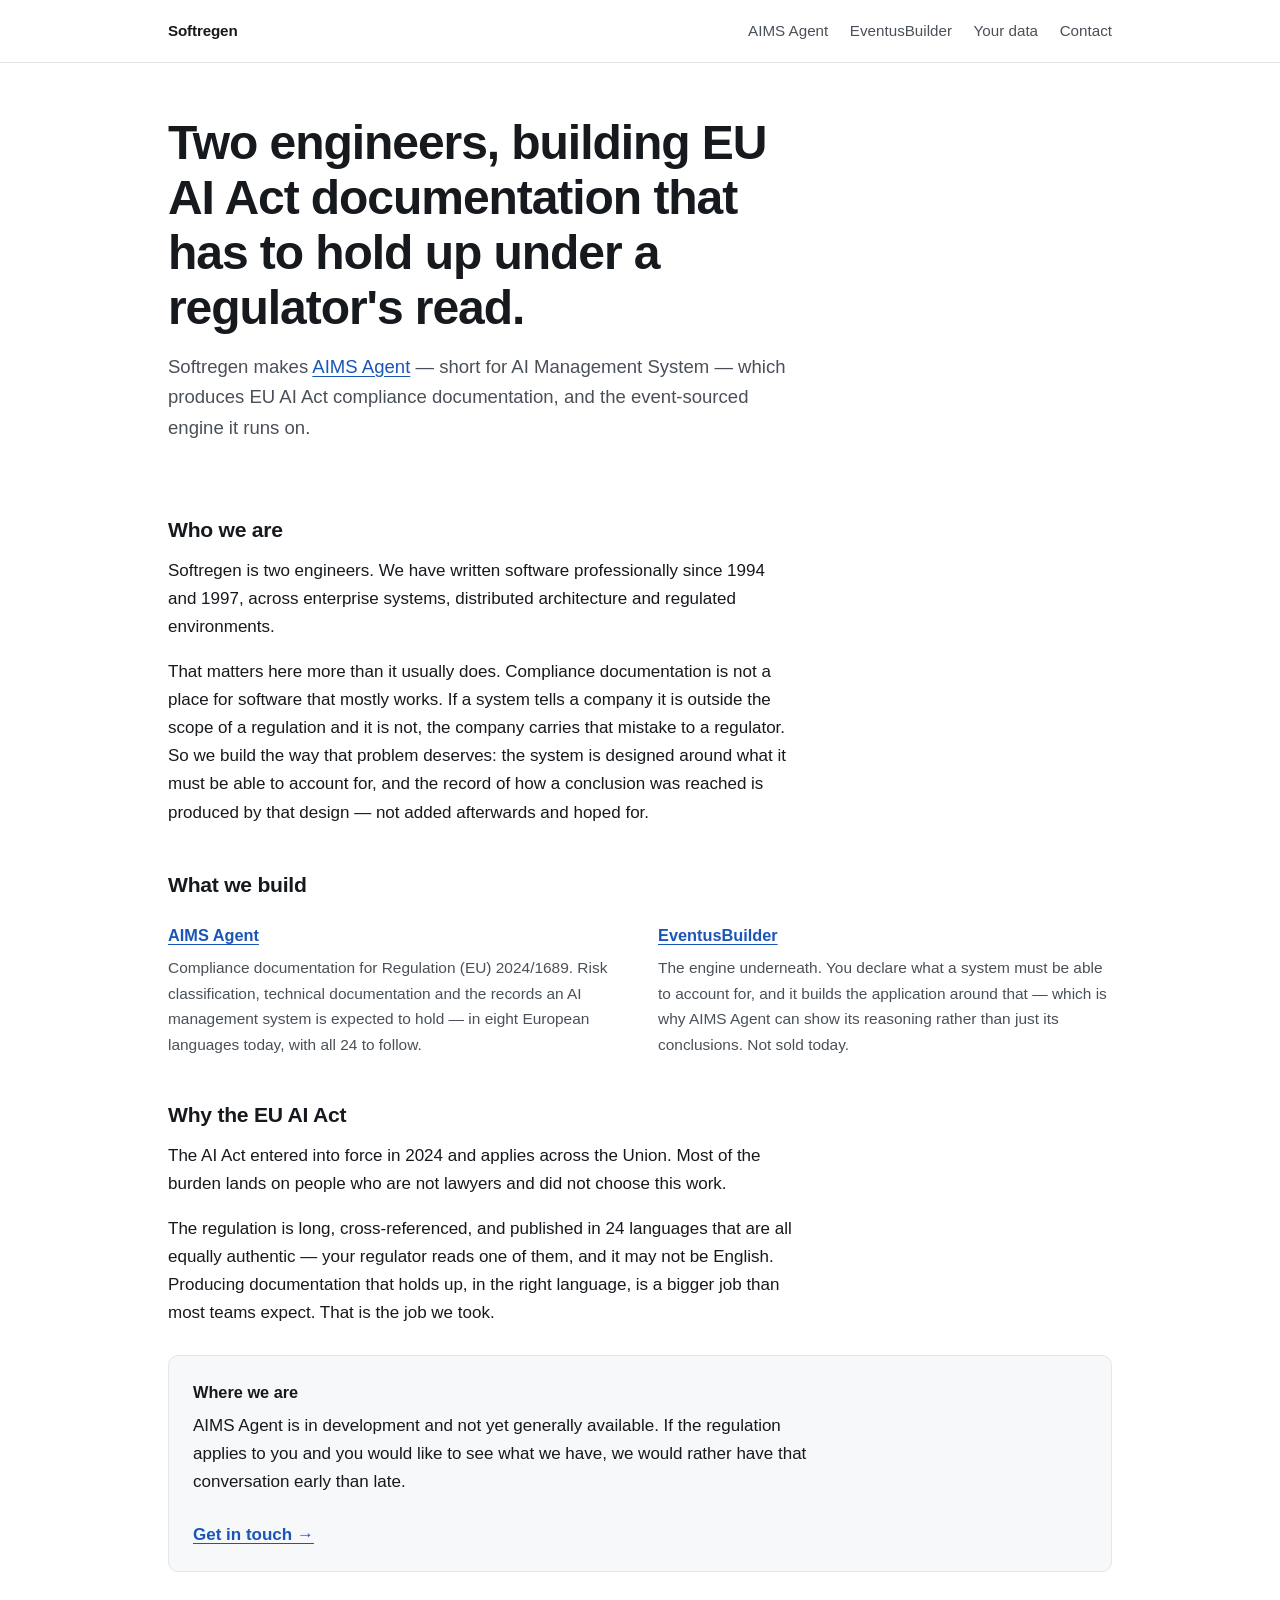
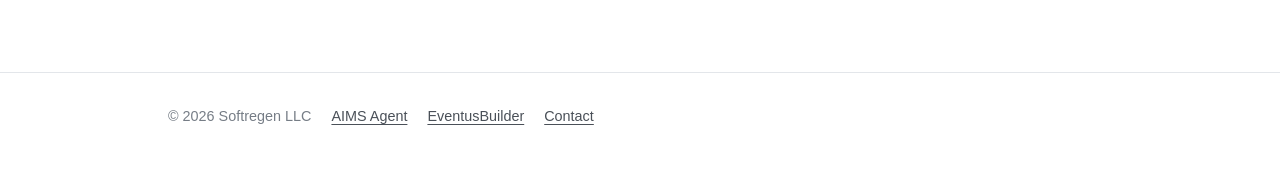
<file: index.html>
<!doctype html>
<html lang="en">
<head>
<meta charset="utf-8">
<meta name="viewport" content="width=device-width, initial-scale=1">
<title>Softregen — compliance software for the EU AI Act</title>
<meta name="description" content="Softregen builds AIMS Agent, a compliance documentation platform for Regulation (EU) 2024/1689, and the event-sourced engine underneath it.">
<link rel="stylesheet" href="/style.css">
</head>
<body>

<header class="site">
  <div class="wrap">
    <a class="brand" href="/">Softregen</a>
    <nav>
      <a href="/aims/">AIMS Agent</a>
      <a href="/eventus/">EventusBuilder</a>
      <a href="/data/">Your data</a>
      <a href="/contact/">Contact</a>
    </nav>
  </div>
</header>

<main>
  <div class="wrap">

    <section class="hero">
      <h1>Two engineers, building EU AI Act documentation that has to hold up under a regulator's read.</h1>
      <p class="lede">
        Softregen makes <a href="/aims/">AIMS Agent</a> — short for AI Management System — which
        produces EU AI Act compliance documentation, and the event-sourced engine it runs on.
      </p>
    </section>

    <h2>Who we are</h2>

    <p>
      Softregen is two engineers. We have written software professionally since 1994 and 1997,
      across enterprise systems, distributed architecture and regulated environments.
    </p>

    <p>
      That matters here more than it usually does. Compliance documentation is not a place for software
      that mostly works. If a system tells a company it is outside the scope of a regulation and it is
      not, the company carries that mistake to a regulator. So we build the way that problem deserves:
      the system is designed around what it must be able to account for, and the record of how a
      conclusion was reached is produced by that design — not added afterwards and hoped for.
    </p>

    <h2>What we build</h2>

    <div class="grid">
      <div>
        <h3><a href="/aims/">AIMS Agent</a></h3>
        <p>
          Compliance documentation for Regulation (EU) 2024/1689. Risk classification, technical
          documentation and the records an AI management system is expected to hold — in eight
          European languages today, with all 24 to follow.
        </p>
      </div>
      <div>
        <h3><a href="/eventus/">EventusBuilder</a></h3>
        <p>
          The engine underneath. You declare what a system must be able to account for, and it builds
          the application around that — which is why AIMS Agent can show its reasoning rather than
          just its conclusions. Not sold today.
        </p>
      </div>
    </div>

    <h2>Why the EU AI Act</h2>

    <p>
      The AI Act entered into force in 2024 and applies across the Union. Most of the burden lands on
      people who are not lawyers and did not choose this work.
    </p>

    <p>
      The regulation is long, cross-referenced, and published in 24 languages that are all equally
      authentic — your regulator reads one of them, and it may not be English. Producing documentation
      that holds up, in the right language, is a bigger job than most teams expect. That is the job we
      took.
    </p>

    <div class="panel">
      <h3>Where we are</h3>
      <p>
        AIMS Agent is in development and not yet generally available. If the regulation applies to you
        and you would like to see what we have, we would rather have that conversation early than
        late.
      </p>
      <p><a class="cta" href="/contact/">Get in touch →</a></p>
    </div>

  </div>
</main>

<footer class="site">
  <div class="wrap">
    <span>© 2026 Softregen LLC</span>
    <a href="/aims/">AIMS Agent</a>
    <a href="/eventus/">EventusBuilder</a>
    <a href="/contact/">Contact</a>
  </div>
</footer>

</body>
</html>
</file>
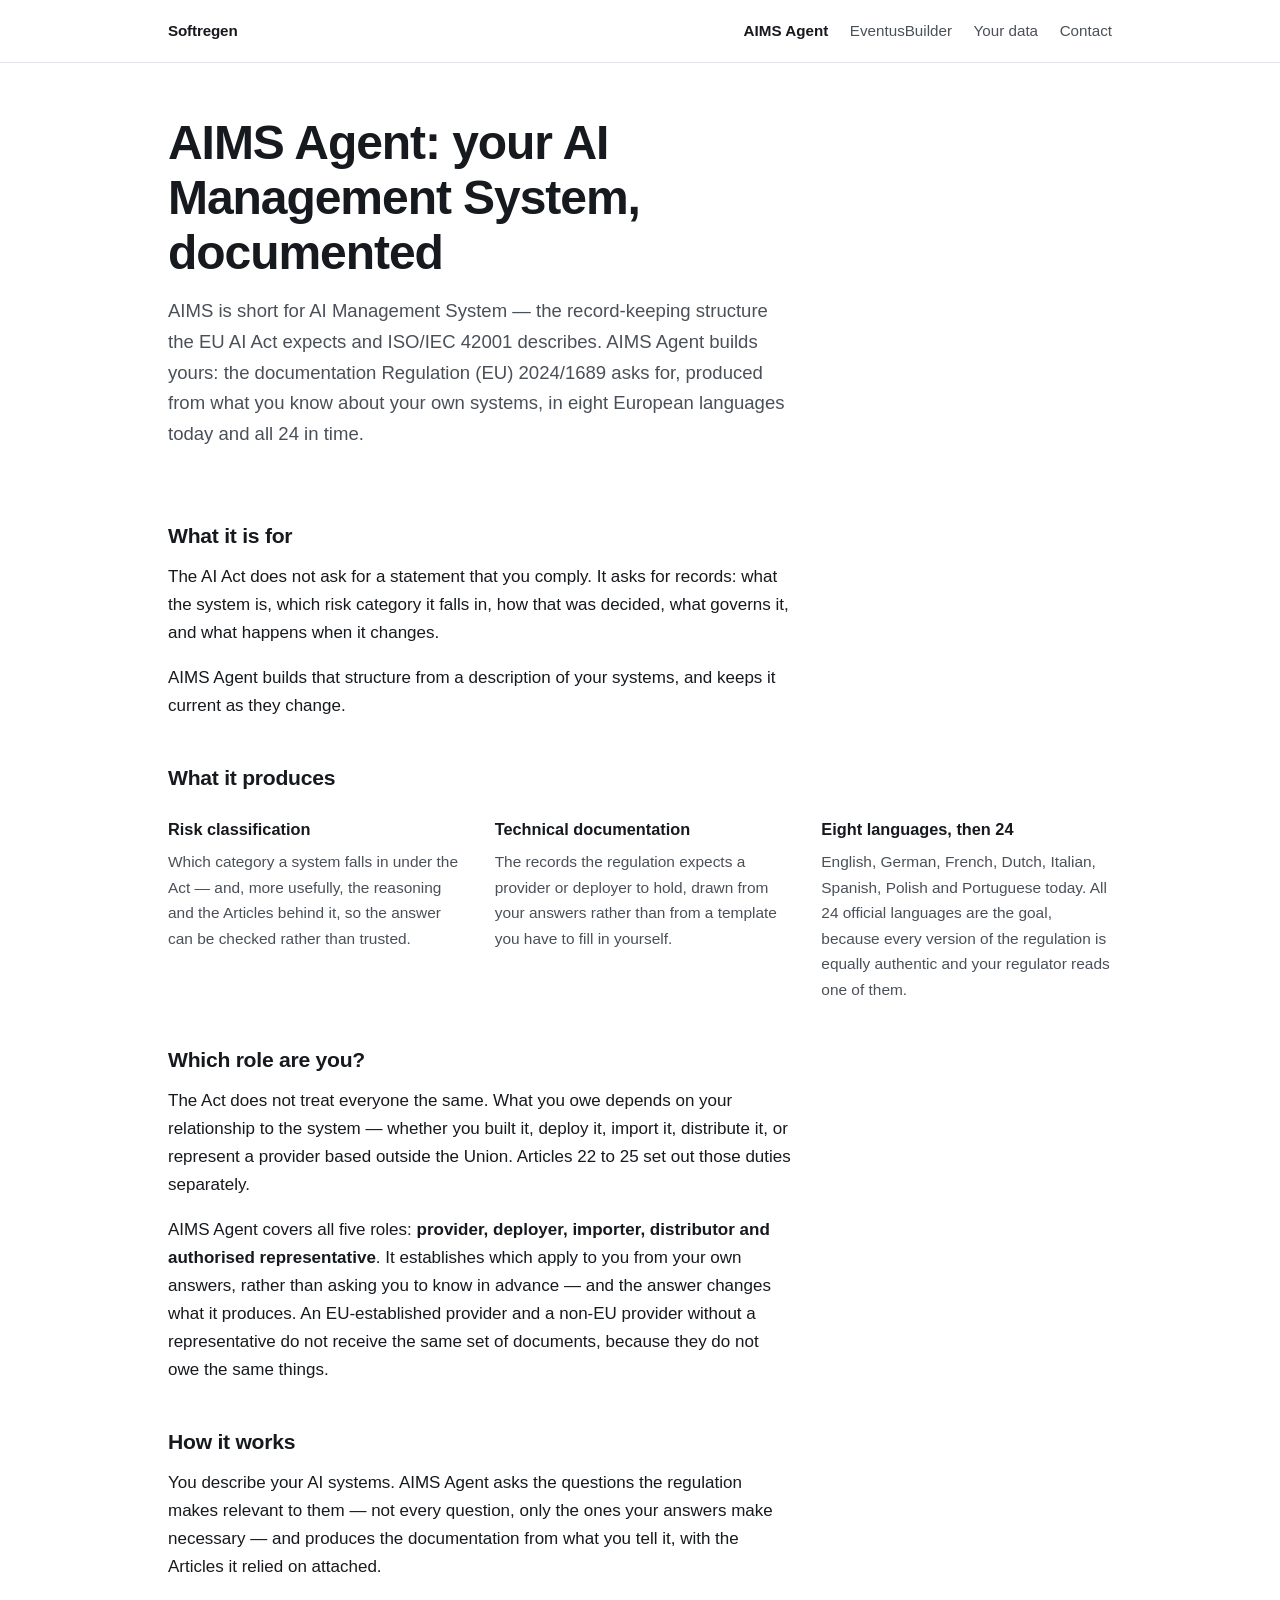
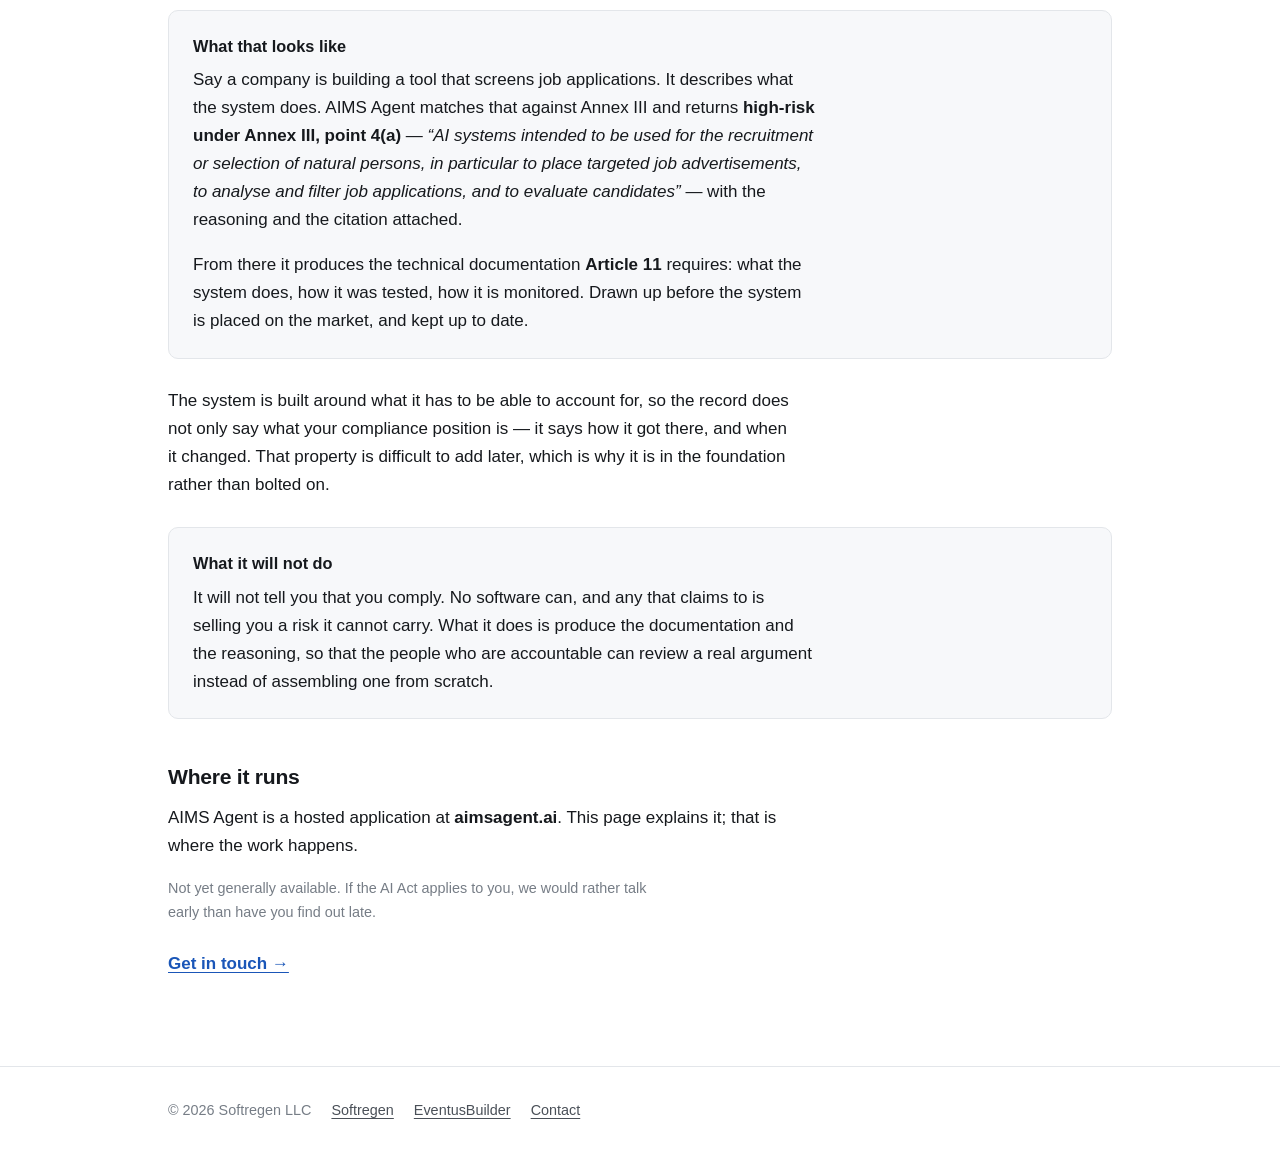
<file: aims/index.html>
<!doctype html>
<html lang="en">
<head>
<meta charset="utf-8">
<meta name="viewport" content="width=device-width, initial-scale=1">
<title>AIMS Agent — AI Management System documentation for the EU AI Act | Softregen</title>
<meta name="description" content="AIMS Agent produces the documentation Regulation (EU) 2024/1689 asks for — risk classification, technical documentation and AI management system records — in eight European languages, with all 24 to follow.">
<link rel="stylesheet" href="/style.css">
</head>
<body>

<header class="site">
  <div class="wrap">
    <a class="brand" href="/">Softregen</a>
    <nav>
      <a href="/aims/" aria-current="page">AIMS Agent</a>
      <a href="/eventus/">EventusBuilder</a>
      <a href="/data/">Your data</a>
      <a href="/contact/">Contact</a>
    </nav>
  </div>
</header>

<main>
  <div class="wrap">

    <section class="hero">
      <h1>AIMS Agent: your AI Management System, documented</h1>
      <p class="lede">
        AIMS is short for AI Management System — the record-keeping structure the EU AI Act expects and
        ISO/IEC 42001 describes. AIMS Agent builds yours: the documentation Regulation (EU) 2024/1689
        asks for, produced from what you know about your own systems, in eight European languages today
        and all 24 in time.
      </p>
    </section>

    <h2>What it is for</h2>

    <p>
      The AI Act does not ask for a statement that you comply. It asks for records: what the system is,
      which risk category it falls in, how that was decided, what governs it, and what happens when it
      changes.
    </p>

    <p>
      AIMS Agent builds that structure from a description of your systems, and keeps it current as they
      change.
    </p>

    <h2>What it produces</h2>

    <div class="grid">
      <div>
        <h3>Risk classification</h3>
        <p>
          Which category a system falls in under the Act — and, more usefully, the reasoning and the
          Articles behind it, so the answer can be checked rather than trusted.
        </p>
      </div>
      <div>
        <h3>Technical documentation</h3>
        <p>
          The records the regulation expects a provider or deployer to hold, drawn from your answers
          rather than from a template you have to fill in yourself.
        </p>
      </div>
      <div>
        <h3>Eight languages, then 24</h3>
        <p>
          English, German, French, Dutch, Italian, Spanish, Polish and Portuguese today. All 24 official
          languages are the goal, because every version of the regulation is equally authentic and your
          regulator reads one of them.
        </p>
      </div>
    </div>

    <h2>Which role are you?</h2>

    <p>
      The Act does not treat everyone the same. What you owe depends on your relationship to the
      system — whether you built it, deploy it, import it, distribute it, or represent a provider
      based outside the Union. Articles 22 to 25 set out those duties separately.
    </p>

    <p>
      AIMS Agent covers all five roles: <strong>provider, deployer, importer, distributor and
      authorised representative</strong>. It establishes which apply to you from your own answers,
      rather than asking you to know in advance — and the answer changes what it produces. An
      EU-established provider and a non-EU provider without a representative do not receive the same
      set of documents, because they do not owe the same things.
    </p>

    <h2>How it works</h2>

    <p>
      You describe your AI systems. AIMS Agent asks the questions the regulation makes relevant to
      them — not every question, only the ones your answers make necessary — and produces the
      documentation from what you tell it, with the Articles it relied on attached.
    </p>

    <div class="panel">
      <h3>What that looks like</h3>
      <p>
        Say a company is building a tool that screens job applications. It describes what the system
        does. AIMS Agent matches that against Annex III and returns <strong>high-risk under Annex III,
        point 4(a)</strong> — <em>“AI systems intended to be used for the recruitment or selection of
        natural persons, in particular to place targeted job advertisements, to analyse and filter job
        applications, and to evaluate candidates”</em> — with the reasoning and the citation attached.
      </p>
      <p>
        From there it produces the technical documentation <strong>Article 11</strong> requires: what
        the system does, how it was tested, how it is monitored. Drawn up before the system is placed
        on the market, and kept up to date.
      </p>
    </div>

    <p>
      The system is built around what it has to be able to account for, so the record does not only say
      what your compliance position is — it says how it got there, and when it changed. That property
      is difficult to add later, which is why it is in the foundation rather than bolted on.
    </p>

    <div class="panel">
      <h3>What it will not do</h3>
      <p>
        It will not tell you that you comply. No software can, and any that claims to is selling you a
        risk it cannot carry. What it does is produce the documentation and the reasoning, so that the
        people who are accountable can review a real argument instead of assembling one from scratch.
      </p>
    </div>

    <h2>Where it runs</h2>

    <p>
      AIMS Agent is a hosted application at <strong>aimsagent.ai</strong>. This page explains it; that
      is where the work happens.
    </p>

    <p class="note">
      Not yet generally available. If the AI Act applies to you, we would rather talk early than have
      you find out late.
    </p>

    <p><a class="cta" href="/contact/">Get in touch →</a></p>

  </div>
</main>

<footer class="site">
  <div class="wrap">
    <span>© 2026 Softregen LLC</span>
    <a href="/">Softregen</a>
    <a href="/eventus/">EventusBuilder</a>
    <a href="/contact/">Contact</a>
  </div>
</footer>

</body>
</html>
</file>
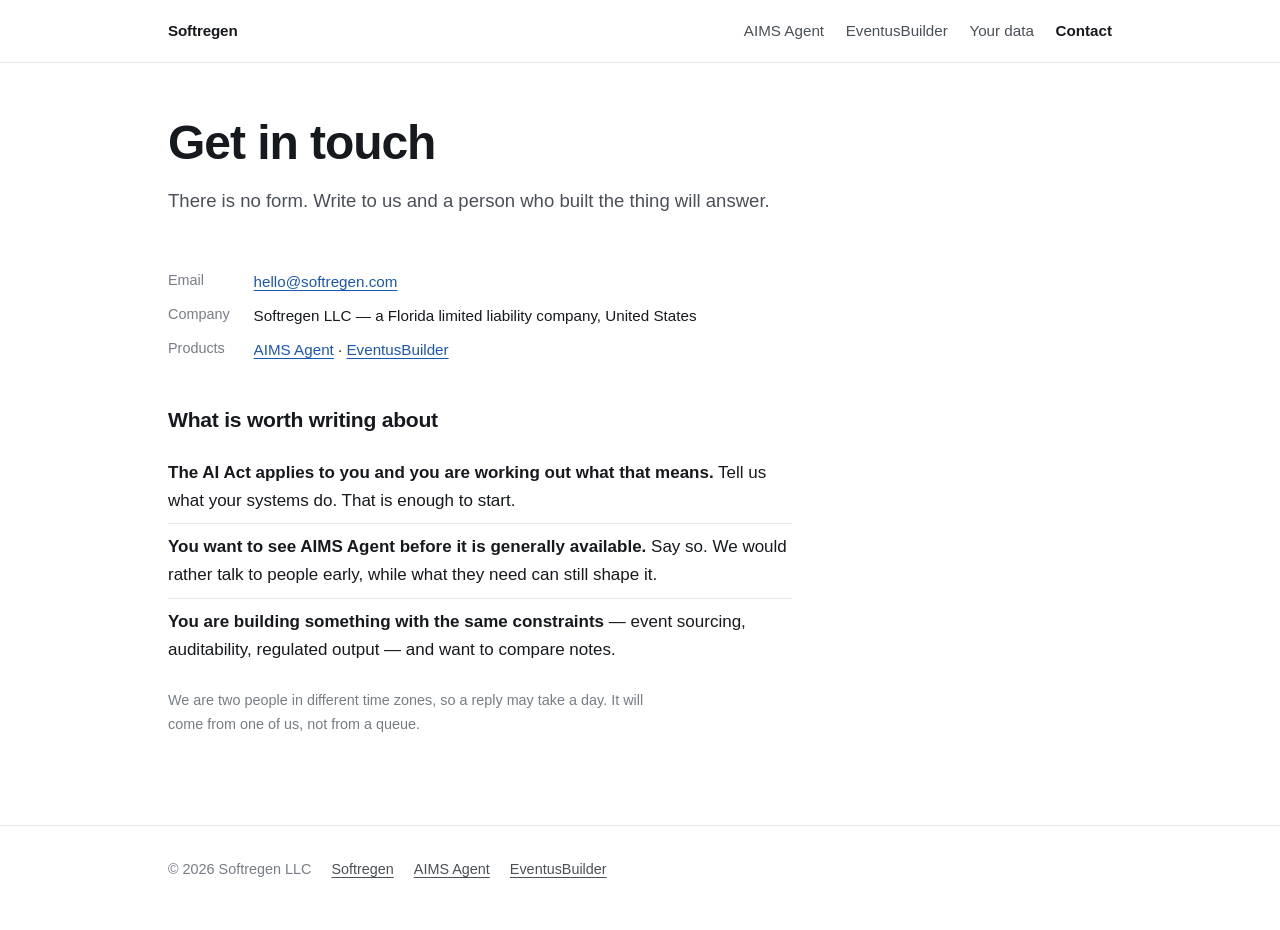
<file: contact/index.html>
<!doctype html>
<html lang="en">
<head>
<meta charset="utf-8">
<meta name="viewport" content="width=device-width, initial-scale=1">
<title>Contact — Softregen</title>
<meta name="description" content="Get in touch with Softregen about AIMS Agent and EU AI Act compliance.">
<link rel="stylesheet" href="/style.css">
</head>
<body>

<header class="site">
  <div class="wrap">
    <a class="brand" href="/">Softregen</a>
    <nav>
      <a href="/aims/">AIMS Agent</a>
      <a href="/eventus/">EventusBuilder</a>
      <a href="/data/">Your data</a>
      <a href="/contact/" aria-current="page">Contact</a>
    </nav>
  </div>
</header>

<main>
  <div class="wrap">

    <section class="hero">
      <h1>Get in touch</h1>
      <p class="lede">
        There is no form. Write to us and a person who built the thing will answer.
      </p>
    </section>

    <dl class="facts">
      <dt>Email</dt>
      <dd><a href="mailto:hello@softregen.com">hello@softregen.com</a></dd>

      <dt>Company</dt>
      <dd>Softregen LLC — a Florida limited liability company, United States</dd>

      <dt>Products</dt>
      <dd><a href="/aims/">AIMS Agent</a> · <a href="/eventus/">EventusBuilder</a></dd>
    </dl>

    <h2>What is worth writing about</h2>

    <ul class="plain">
      <li>
        <strong>The AI Act applies to you and you are working out what that means.</strong>
        Tell us what your systems do. That is enough to start.
      </li>
      <li>
        <strong>You want to see AIMS Agent before it is generally available.</strong>
        Say so. We would rather talk to people early, while what they need can still shape it.
      </li>
      <li>
        <strong>You are building something with the same constraints</strong> — event sourcing,
        auditability, regulated output — and want to compare notes.
      </li>
    </ul>

    <p class="note">
      We are two people in different time zones, so a reply may take a day. It will come from one of
      us, not from a queue.
    </p>

  </div>
</main>

<footer class="site">
  <div class="wrap">
    <span>© 2026 Softregen LLC</span>
    <a href="/">Softregen</a>
    <a href="/aims/">AIMS Agent</a>
    <a href="/eventus/">EventusBuilder</a>
  </div>
</footer>

</body>
</html>
</file>
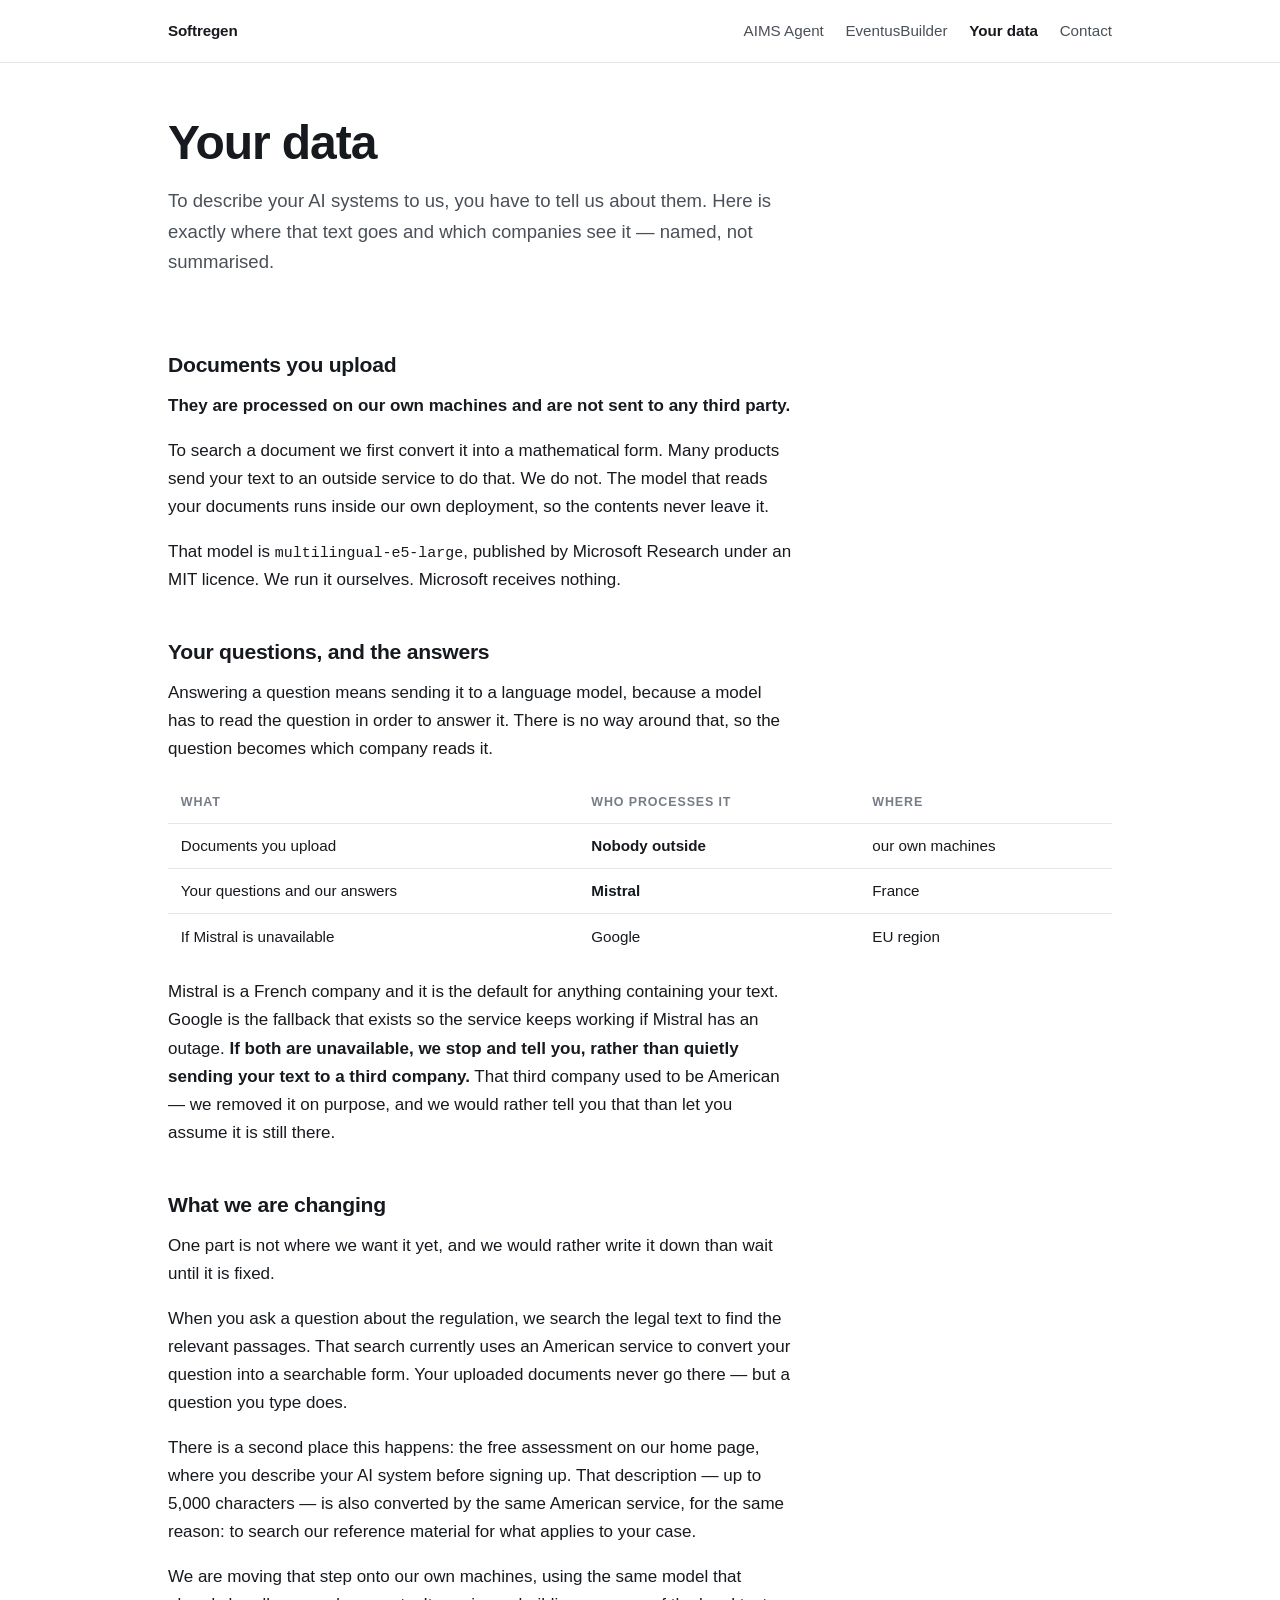
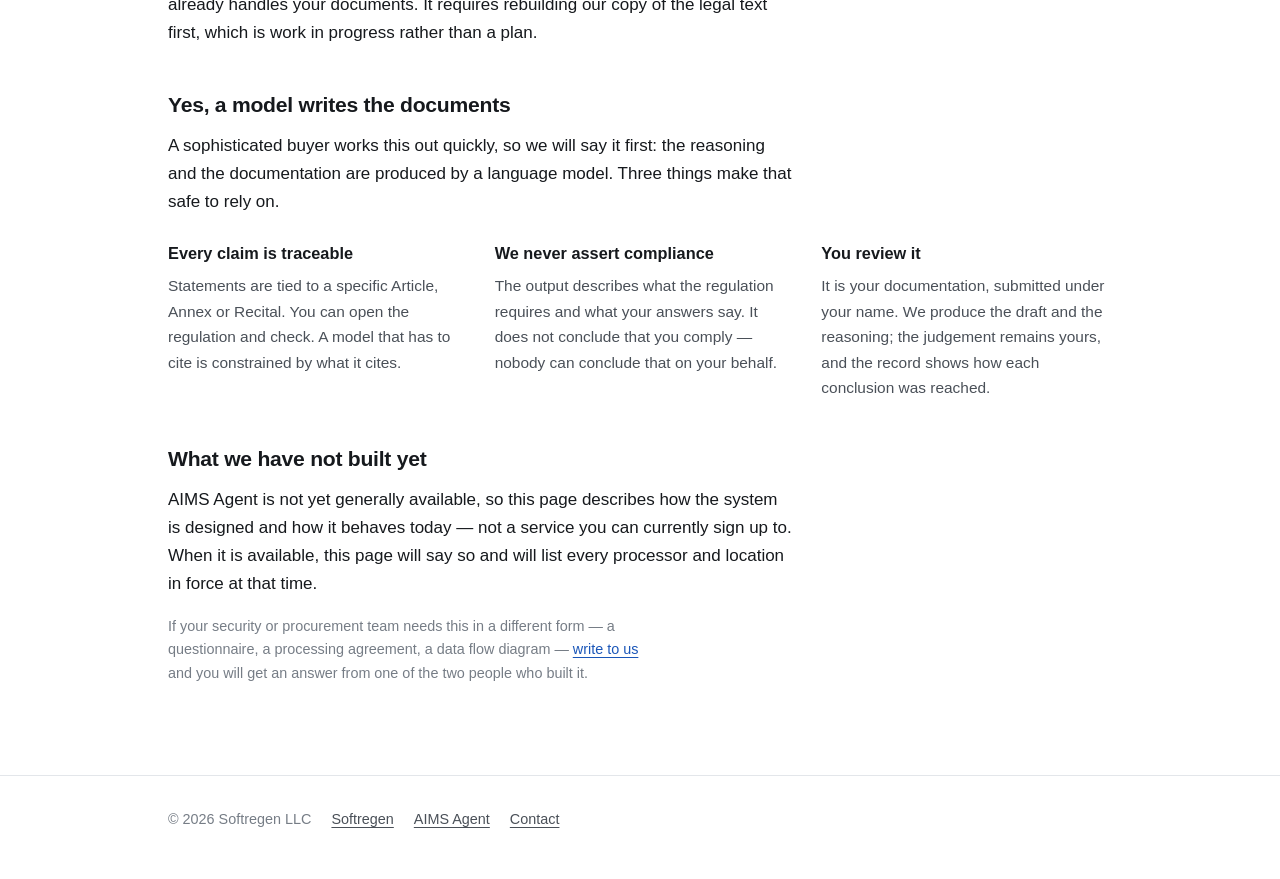
<file: data/index.html>
<!doctype html>
<html lang="en">
<head>
<meta charset="utf-8">
<meta name="viewport" content="width=device-width, initial-scale=1">
<title>Your data — where it goes and who sees it | Softregen</title>
<meta name="description" content="Which company processes your text, what each one sees, and what we are changing. Named, not summarised.">
<link rel="stylesheet" href="/style.css">
</head>
<body>

<header class="site">
  <div class="wrap">
    <a class="brand" href="/">Softregen</a>
    <nav>
      <a href="/aims/">AIMS Agent</a>
      <a href="/eventus/">EventusBuilder</a>
      <a href="/data/" aria-current="page">Your data</a>
      <a href="/contact/">Contact</a>
    </nav>
  </div>
</header>

<main>
  <div class="wrap">

    <section class="hero">
      <h1>Your data</h1>
      <p class="lede">
        To describe your AI systems to us, you have to tell us about them. Here is exactly where that
        text goes and which companies see it — named, not summarised.
      </p>
    </section>

    <h2>Documents you upload</h2>

    <p>
      <strong>They are processed on our own machines and are not sent to any third party.</strong>
    </p>

    <p>
      To search a document we first convert it into a mathematical form. Many products send your text
      to an outside service to do that. We do not. The model that reads your documents runs inside our
      own deployment, so the contents never leave it.
    </p>

    <p>
      That model is <code>multilingual-e5-large</code>, published by Microsoft Research under an MIT
      licence. We run it ourselves. Microsoft receives nothing.
    </p>

    <h2>Your questions, and the answers</h2>

    <p>
      Answering a question means sending it to a language model, because a model has to read the
      question in order to answer it. There is no way around that, so the question becomes which
      company reads it.
    </p>

    <div class="scroll">
    <table>
      <tr><th>What</th><th>Who processes it</th><th>Where</th></tr>
      <tr><td>Documents you upload</td><td><strong>Nobody outside</strong></td><td>our own machines</td></tr>
      <tr><td>Your questions and our answers</td><td><strong>Mistral</strong></td><td>France</td></tr>
      <tr><td>If Mistral is unavailable</td><td>Google</td><td>EU region</td></tr>
    </table>
    </div>

    <p>
      Mistral is a French company and it is the default for anything containing your text. Google is
      the fallback that exists so the service keeps working if Mistral has an outage.
      <strong>If both are unavailable, we stop and tell you, rather than quietly sending your text to
      a third company.</strong> That third company used to be American — we removed it on purpose,
      and we would rather tell you that than let you assume it is still there.
    </p>

    <h2>What we are changing</h2>

    <p>
      One part is not where we want it yet, and we would rather write it down than wait until it is
      fixed.
    </p>

    <p>
      When you ask a question about the regulation, we search the legal text to find the relevant
      passages. That search currently uses an American service to convert your question into a
      searchable form. Your uploaded documents never go there — but a question you type does.
    </p>

    <p>
      There is a second place this happens: the free assessment on our home page, where you describe
      your AI system before signing up. That description — up to 5,000 characters — is also converted
      by the same American service, for the same reason: to search our reference material for what
      applies to your case.
    </p>

    <p>
      We are moving that step onto our own machines, using the same model that already handles your
      documents. It requires rebuilding our copy of the legal text first, which is work in progress
      rather than a plan.
    </p>

    <h2>Yes, a model writes the documents</h2>

    <p>
      A sophisticated buyer works this out quickly, so we will say it first: the reasoning and the
      documentation are produced by a language model. Three things make that safe to rely on.
    </p>

    <div class="grid">
      <div>
        <h3>Every claim is traceable</h3>
        <p>
          Statements are tied to a specific Article, Annex or Recital. You can open the regulation and
          check. A model that has to cite is constrained by what it cites.
        </p>
      </div>
      <div>
        <h3>We never assert compliance</h3>
        <p>
          The output describes what the regulation requires and what your answers say. It does not
          conclude that you comply — nobody can conclude that on your behalf.
        </p>
      </div>
      <div>
        <h3>You review it</h3>
        <p>
          It is your documentation, submitted under your name. We produce the draft and the reasoning;
          the judgement remains yours, and the record shows how each conclusion was reached.
        </p>
      </div>
    </div>

    <h2>What we have not built yet</h2>

    <p>
      AIMS Agent is not yet generally available, so this page describes how the system is designed and
      how it behaves today — not a service you can currently sign up to. When it is available, this
      page will say so and will list every processor and location in force at that time.
    </p>

    <p class="note">
      If your security or procurement team needs this in a different form — a questionnaire, a
      processing agreement, a data flow diagram — <a href="/contact/">write to us</a> and you will get
      an answer from one of the two people who built it.
    </p>

  </div>
</main>

<footer class="site">
  <div class="wrap">
    <span>© 2026 Softregen LLC</span>
    <a href="/">Softregen</a>
    <a href="/aims/">AIMS Agent</a>
    <a href="/contact/">Contact</a>
  </div>
</footer>

</body>
</html>
</file>
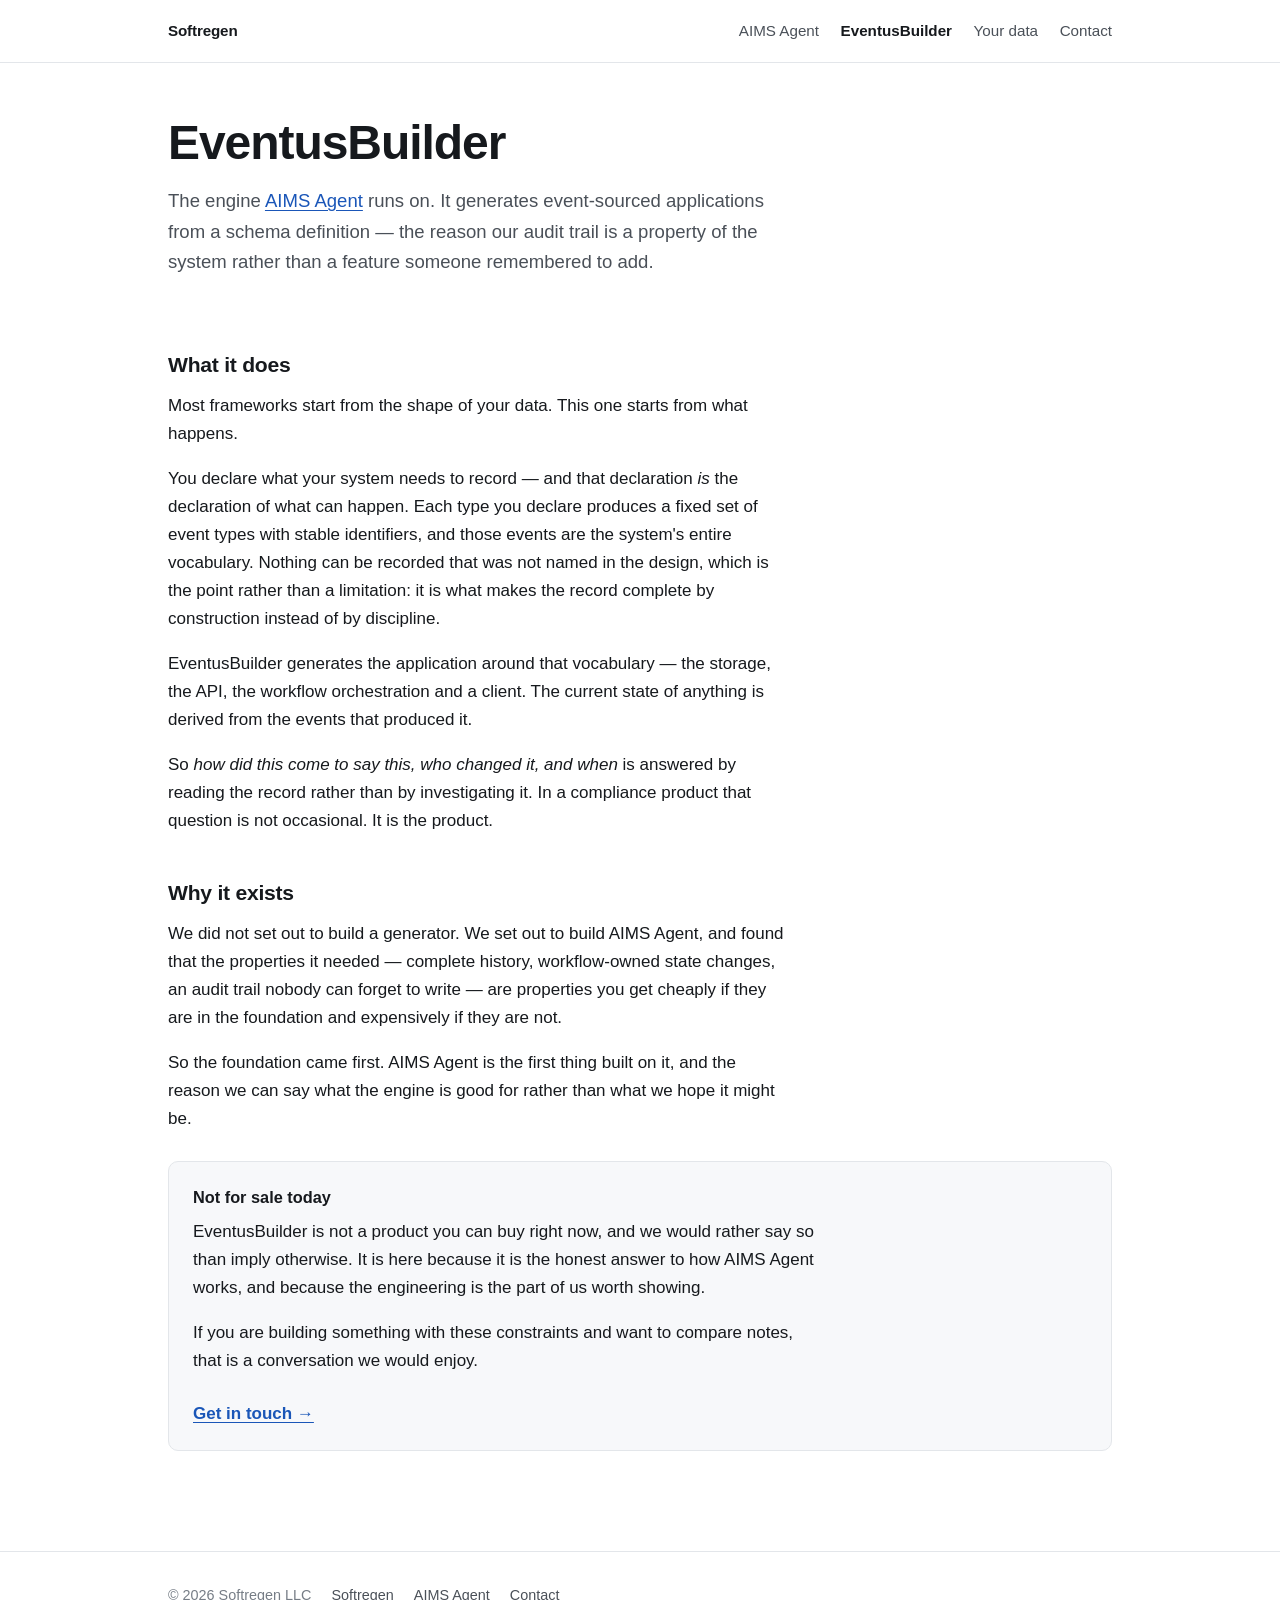
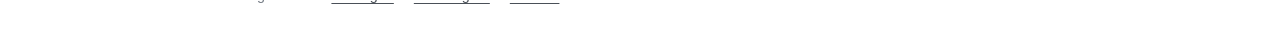
<file: eventus/index.html>
<!doctype html>
<html lang="en">
<head>
<meta charset="utf-8">
<meta name="viewport" content="width=device-width, initial-scale=1">
<title>EventusBuilder — the engine underneath | Softregen</title>
<meta name="description" content="EventusBuilder generates event-sourced applications from a schema definition. It is the engine AIMS Agent runs on. Not sold today.">
<link rel="stylesheet" href="/style.css">
</head>
<body>

<header class="site">
  <div class="wrap">
    <a class="brand" href="/">Softregen</a>
    <nav>
      <a href="/aims/">AIMS Agent</a>
      <a href="/eventus/" aria-current="page">EventusBuilder</a>
      <a href="/data/">Your data</a>
      <a href="/contact/">Contact</a>
    </nav>
  </div>
</header>

<main>
  <div class="wrap">

    <section class="hero">
      <h1>EventusBuilder</h1>
      <p class="lede">
        The engine <a href="/aims/">AIMS Agent</a> runs on. It generates event-sourced applications
        from a schema definition — the reason our audit trail is a property of the system rather than a
        feature someone remembered to add.
      </p>
    </section>

    <h2>What it does</h2>

    <p>
      Most frameworks start from the shape of your data. This one starts from what happens.
    </p>

    <p>
      You declare what your system needs to record — and that declaration <em>is</em> the declaration of
      what can happen. Each type you declare produces a fixed set of event types with stable
      identifiers, and those events are the system's entire vocabulary. Nothing can be recorded that
      was not named in the design, which is the point rather than a limitation: it is what makes the
      record complete by construction instead of by discipline.
    </p>

    <p>
      EventusBuilder generates the application around that vocabulary — the storage, the API, the
      workflow orchestration and a client. The current state of anything is derived from the events
      that produced it.
    </p>

    <p>
      So <em>how did this come to say this, who changed it, and when</em> is answered by reading the
      record rather than by investigating it. In a compliance product that question is not occasional.
      It is the product.
    </p>

    <h2>Why it exists</h2>

    <p>
      We did not set out to build a generator. We set out to build AIMS Agent, and found that the
      properties it needed — complete history, workflow-owned state changes, an audit trail nobody can
      forget to write — are properties you get cheaply if they are in the foundation and expensively if
      they are not.
    </p>

    <p>
      So the foundation came first. AIMS Agent is the first thing built on it, and the reason we can
      say what the engine is good for rather than what we hope it might be.
    </p>

    <div class="panel">
      <h3>Not for sale today</h3>
      <p>
        EventusBuilder is not a product you can buy right now, and we would rather say so than imply
        otherwise. It is here because it is the honest answer to how AIMS Agent works, and because the
        engineering is the part of us worth showing.
      </p>
      <p>
        If you are building something with these constraints and want to compare notes, that is a
        conversation we would enjoy.
      </p>
      <p><a class="cta" href="/contact/">Get in touch →</a></p>
    </div>

  </div>
</main>

<footer class="site">
  <div class="wrap">
    <span>© 2026 Softregen LLC</span>
    <a href="/">Softregen</a>
    <a href="/aims/">AIMS Agent</a>
    <a href="/contact/">Contact</a>
  </div>
</footer>

</body>
</html>
</file>
<file: style.css>
/* Softregen — one stylesheet, no build step, no external requests. */

:root {
  --ink:        #16191d;
  --ink-soft:   #4a5058;
  --ink-faint:  #767d86;
  --rule:       #e3e6ea;
  --bg:         #ffffff;
  --bg-soft:    #f7f8fa;
  --accent:     #1a56b8;
  --accent-ink: #0f3d88;
  --max:        62rem;
}

@media (prefers-color-scheme: dark) {
  :root {
    --ink:        #e8eaed;
    --ink-soft:   #b3b9c2;
    --ink-faint:  #868d97;
    --rule:       #2b3037;
    --bg:         #14171a;
    --bg-soft:    #1b1f23;
    --accent:     #6ba3f5;
    --accent-ink: #9dc3ff;
  }
}

*, *::before, *::after { box-sizing: border-box; }

html { -webkit-text-size-adjust: 100%; }

body {
  margin: 0;
  background: var(--bg);
  color: var(--ink);
  font: 400 17px/1.65 -apple-system, BlinkMacSystemFont, "Segoe UI", Roboto,
        "Helvetica Neue", Arial, sans-serif;
  font-feature-settings: "kern" 1;
}

.wrap { max-width: var(--max); margin: 0 auto; padding: 0 1.5rem; }

/* ---- header ---- */

header.site {
  border-bottom: 1px solid var(--rule);
  padding: 1.15rem 0;
  font-size: 0.95rem;
}
header.site .wrap { display: flex; align-items: baseline; gap: 1.5rem; flex-wrap: wrap; }
header.site a { text-decoration: none; color: var(--ink-soft); }
header.site a:hover { color: var(--accent); }
header.site .brand { font-weight: 650; color: var(--ink); letter-spacing: -0.01em; margin-right: auto; }
header.site nav { display: flex; gap: 1.35rem; flex-wrap: wrap; }
header.site nav a[aria-current="page"] { color: var(--ink); font-weight: 600; }

/* ---- type ---- */

h1 {
  font-size: clamp(1.9rem, 1.3rem + 2.4vw, 3rem);
  line-height: 1.15;
  letter-spacing: -0.022em;
  font-weight: 680;
  margin: 0 0 1rem;
  max-width: 24ch;
}
h2 {
  font-size: 1.32rem;
  line-height: 1.3;
  letter-spacing: -0.012em;
  font-weight: 650;
  margin: 2.75rem 0 0.85rem;
}
h3 { font-size: 1.02rem; font-weight: 650; margin: 1.75rem 0 0.4rem; }

p { margin: 0 0 1.05rem; max-width: 66ch; }
.lede { font-size: 1.16rem; color: var(--ink-soft); max-width: 60ch; }

a { color: var(--accent); text-underline-offset: 0.18em; }
a:hover { color: var(--accent-ink); }

strong { font-weight: 640; }
code { font-family: ui-monospace, SFMono-Regular, Menlo, Consolas, monospace; font-size: 0.88em; }

/* ---- layout pieces ---- */

main { padding: 3.25rem 0 4.5rem; }

.hero { padding-bottom: 0.75rem; }

.grid {
  display: grid;
  grid-template-columns: repeat(auto-fit, minmax(15.5rem, 1fr));
  gap: 1.5rem 2.25rem;
  margin: 1.5rem 0 0;
}
.grid h3 { margin-top: 0; }
.grid p { font-size: 0.965rem; color: var(--ink-soft); margin-bottom: 0; }

.panel {
  background: var(--bg-soft);
  border: 1px solid var(--rule);
  border-radius: 10px;
  padding: 1.4rem 1.5rem;
  margin: 1.75rem 0;
}
.panel > :last-child { margin-bottom: 0; }
.panel h3 { margin-top: 0; }

ul.plain { list-style: none; padding: 0; margin: 1rem 0; max-width: 66ch; }
ul.plain li { padding: 0.55rem 0; border-top: 1px solid var(--rule); }
ul.plain li:first-child { border-top: none; }

dl.facts { margin: 1.5rem 0; display: grid; grid-template-columns: auto 1fr; gap: 0.55rem 1.5rem; max-width: 46rem; }
dl.facts dt { color: var(--ink-faint); font-size: 0.9rem; white-space: nowrap; }
dl.facts dd { margin: 0; font-size: 0.95rem; }

.cta { display: inline-block; margin-top: 0.5rem; font-weight: 600; }

.note { font-size: 0.9rem; color: var(--ink-faint); max-width: 60ch; }

/* ---- footer ---- */

footer.site {
  border-top: 1px solid var(--rule);
  padding: 2rem 0 3rem;
  font-size: 0.9rem;
  color: var(--ink-faint);
}
footer.site .wrap { display: flex; gap: 1.25rem; flex-wrap: wrap; align-items: baseline; }
footer.site a { color: var(--ink-soft); }
footer.site .spacer { margin-left: auto; }

@media (max-width: 34rem) {
  body { font-size: 16px; }
  main { padding: 2.25rem 0 3rem; }
  dl.facts { grid-template-columns: 1fr; gap: 0.15rem; }
  dl.facts dd { margin-bottom: 0.7rem; }
}

/* ---- tables ---- */

.scroll { overflow-x: auto; margin: 1.25rem 0; }
table { border-collapse: collapse; width: 100%; font-size: 0.95rem; }
th, td { text-align: left; padding: 0.6rem 0.8rem; border-bottom: 1px solid var(--rule); vertical-align: top; }
th {
  font-size: 0.78rem; text-transform: uppercase; letter-spacing: 0.07em;
  color: var(--ink-faint); font-weight: 640;
}
tr:last-child td { border-bottom: none; }
</file>
